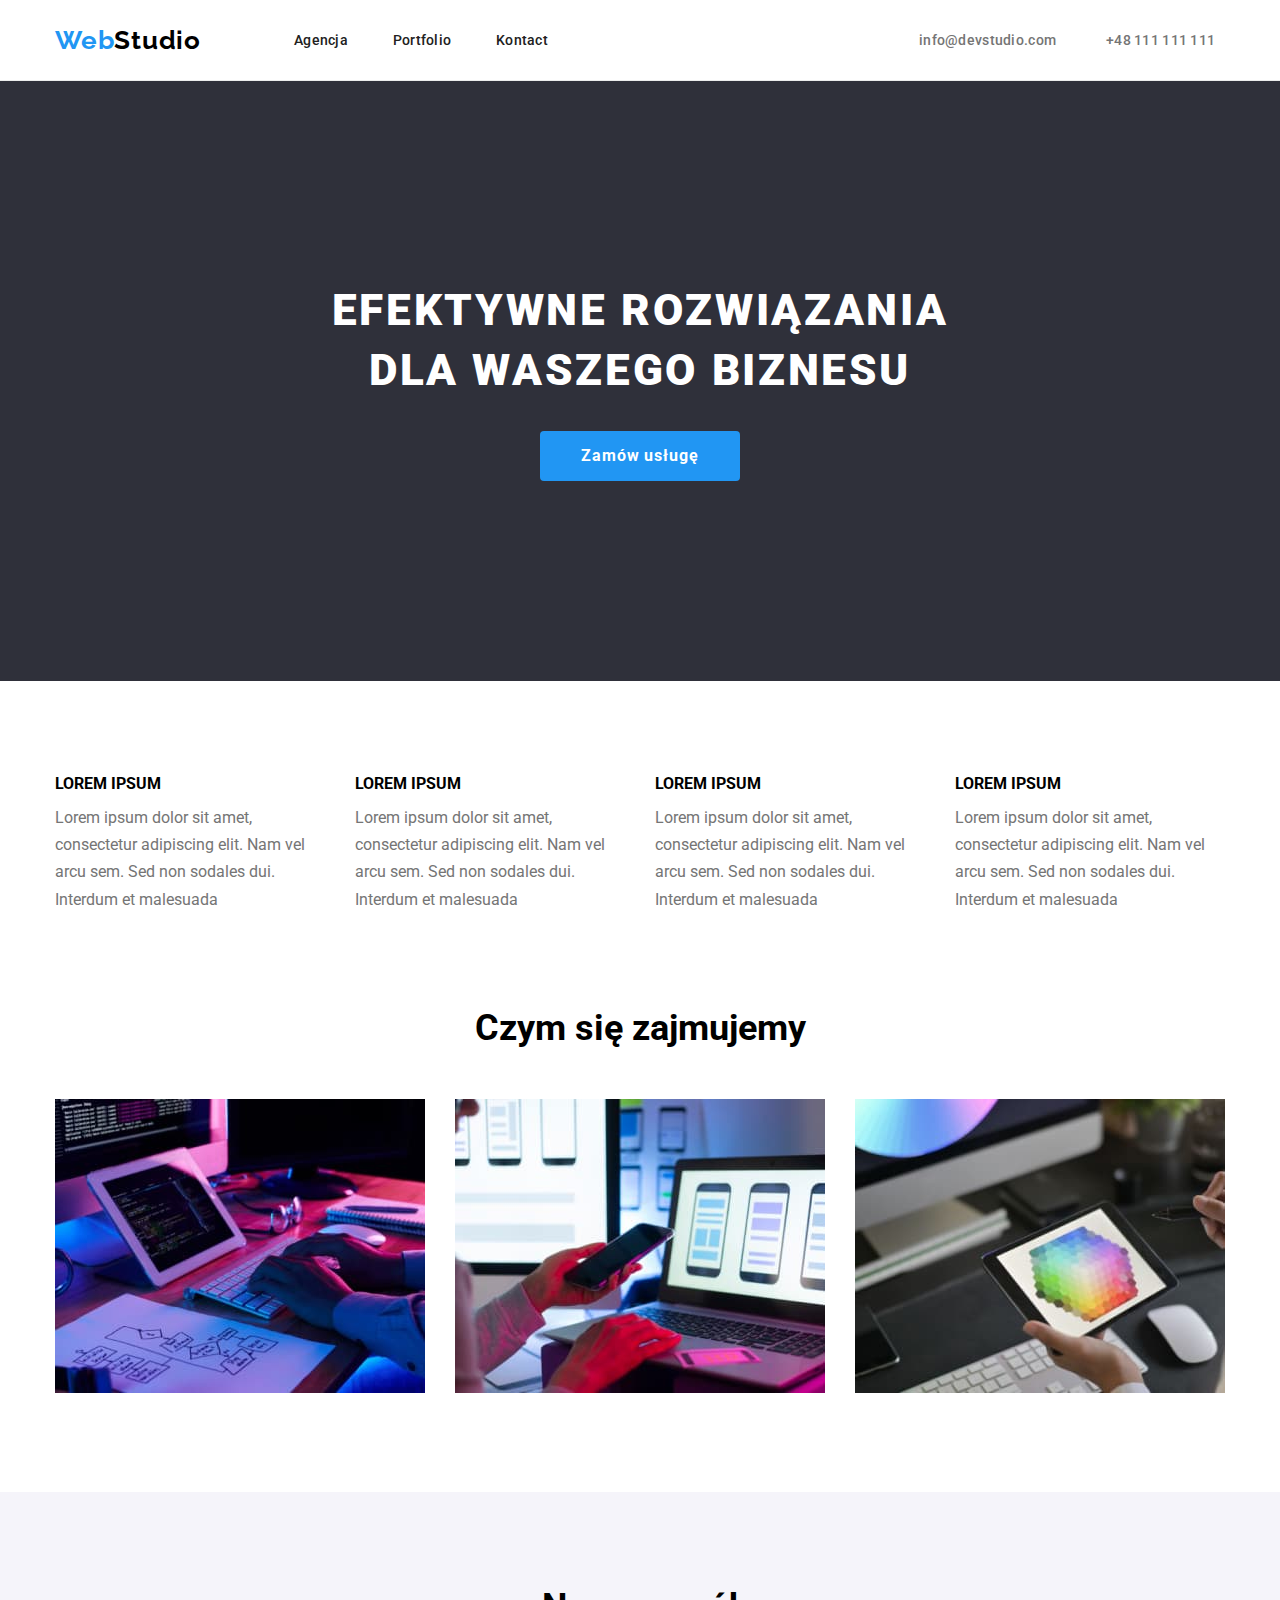
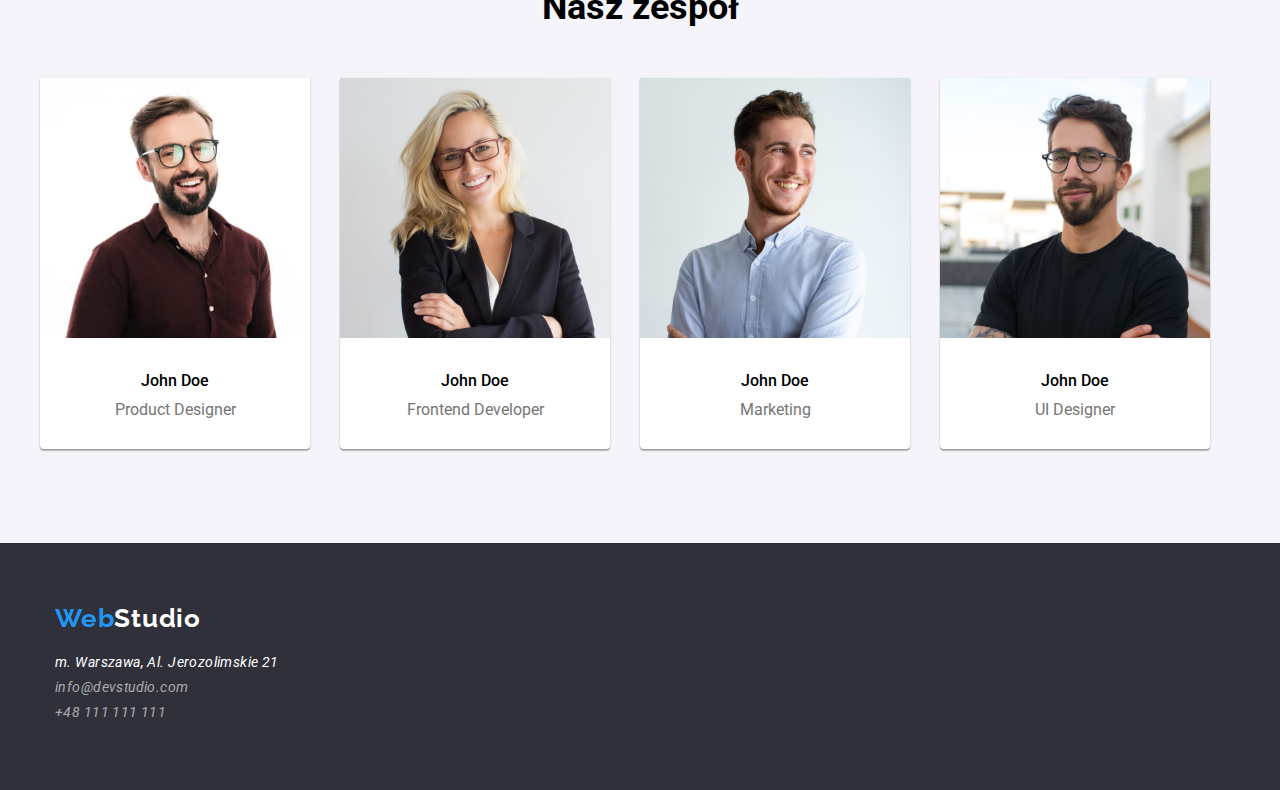
<file: index.html>
<!DOCTYPE html>
<html lang="pl">
  <head>
    <link
      rel="stylesheet"
      href="https://cdnjs.cloudflare.com/ajax/libs/modern-normalize/1.0.0/modern-normalize.min.css"
    />
    <link href="./css/styles.css" rel="stylesheet" />
    <link rel="preconnect" href="https://fonts.googleapis.com" />
    <link rel="preconnect" href="https://fonts.gstatic.com" crossorigin />
    <link
      href="https://fonts.googleapis.com/css2?family=Raleway:wght@700&family=Roboto:wght@400;500;700;900&display=swap"
      rel="stylesheet"
    />

    <title>Webstudio</title>
  </head>
  <body>
    <header class="header">
      <div class="container">
        <a class="logo-link" href="./index.html"
          ><span class="title">Web</span>Studio</a
        >
        <nav class="navigation">
          <ul class="list1">
            <li><a class="list1-link" href="#">Agencja</a></li>
            <li><a class="list1-link" href="./portfolio.html">Portfolio</a></li>
            <li><a class="list1-link" href="#">Kontact</a></li>
          </ul>
        </nav>
        <ul class="adres-list">
          <li>
            <a class="mail" href="mailto:info@devstudio.com"
              >info@devstudio.com</a
            >
          </li>
          <li><a class="phone" href="tel:+48111111111">+48 111 111 111</a></li>
        </ul>
      </div>
    </header>
    <main>
      <section class="section">
        <div class="section1">
          <h1 class="headline1">
            EFEKTYWNE ROZWIĄZANIA<br />
            DLA WASZEGO BIZNESU
          </h1>
          <button class="button1" type="button">Zamów usługę</button>
        </div>
      </section>
      <section class="container section">
        <ul class="list2">
          <li>
            <h4 class="headline4">LOREM IPSUM</h4>
            <p>
              Lorem ipsum dolor sit amet, consectetur adipiscing elit. Nam vel
              arcu sem. Sed non sodales dui. Interdum et malesuada
            </p>
          </li>
          <li>
            <h4 class="headline4">LOREM IPSUM</h4>
            <p>
              Lorem ipsum dolor sit amet, consectetur adipiscing elit. Nam vel
              arcu sem. Sed non sodales dui. Interdum et malesuada
            </p>
          </li>
          <li>
            <h4 class="headline4">LOREM IPSUM</h4>
            <p>
              Lorem ipsum dolor sit amet, consectetur adipiscing elit. Nam vel
              arcu sem. Sed non sodales dui. Interdum et malesuada
            </p>
          </li>
          <li>
            <h4 class="headline4">LOREM IPSUM</h4>
            <p>
              Lorem ipsum dolor sit amet, consectetur adipiscing elit. Nam vel
              arcu sem. Sed non sodales dui. Interdum et malesuada
            </p>
          </li>
        </ul>
      </section>
      <section class="container section">
        <h2 class="headline2">Czym się zajmujemy</h2>
        <ul class="list3">
          <li>
            <img
              src="images/box.jpg"
              width="370"
              height="294"
              alt="Typeing code on tablet"
            />
          </li>
          <li>
            <img
              src="images/box1.jpg"
              width="370"
              height="294"
              alt="Comparing screen on laptop and smartphone"
            />
          </li>
          <li>
            <img
              src="images/box2.jpg"
              width="370"
              height="294"
              alt="Chooesing color on tablet"
            />
          </li>
        </ul>
      </section>
      <section>
        <div class="section4">
          <h2 class="headline3">Nasz zespół</h2>
          <ul class="container list4">
            <li>
              <figure class="figure">
                <img
                  class="figure-img"
                  src="images/img1.jpg"
                  width="270"
                  height="260"
                  alt="John Doe"
                />
                <figcaption>
                  <span class="figcaption">John Doe</span>
                  <p class="figcaption-p">Product Designer</p>
                </figcaption>
              </figure>
            </li>
            <li>
              <figure class="figure">
                <img
                  class="figure-img"
                  src="images/img2.jpg"
                  width="270"
                  height="260"
                  alt="John Doe"
                />
                <figcaption>
                  <span class="figcaption">John Doe</span>
                  <p class="figcaption-p">Frontend Developer</p>
                </figcaption>
              </figure>
            </li>
            <li>
              <figure class="figure">
                <img
                  class="figure-img"
                  src="images/img3.jpg"
                  width="270"
                  height="260"
                  alt="John Doe"
                />
                <figcaption>
                  <span class="figcaption">John Doe</span>
                  <p class="figcaption-p">Marketing</p>
                </figcaption>
              </figure>
            </li>
            <li>
              <figure class="figure">
                <img
                  class="figure-img"
                  src="images/img4.jpg"
                  width="270"
                  height="260"
                  alt="John Doe"
                />
                <figcaption>
                  <span class="figcaption">John Doe</span>
                  <p class="figcaption-p">UI Designer</p>
                </figcaption>
              </figure>
            </li>
          </ul>
        </div>
      </section>
    </main>
    <footer class="footer1">
      <div class="container">
      <a class="logo-link1" href="./index.html"
        >Web<span class="title1">Studio</span></a
      >
      <address class="footer-adress">
        <ul class="footer-adres-list">
          <li>m. Warszawa, Al. Jerozolimskie 21</li>

          <li>
            <a class="mail1" href="mailto:info@devstudio.com"
              >info@devstudio.com</a
            >
          </li>

          <li>
            <a class="phone1" href="tel:+48111111111">+48 111 111 111</a>
          </li>
        </ul>
      </address>
      </div>
    </footer>
  </body>
</html>
</file>
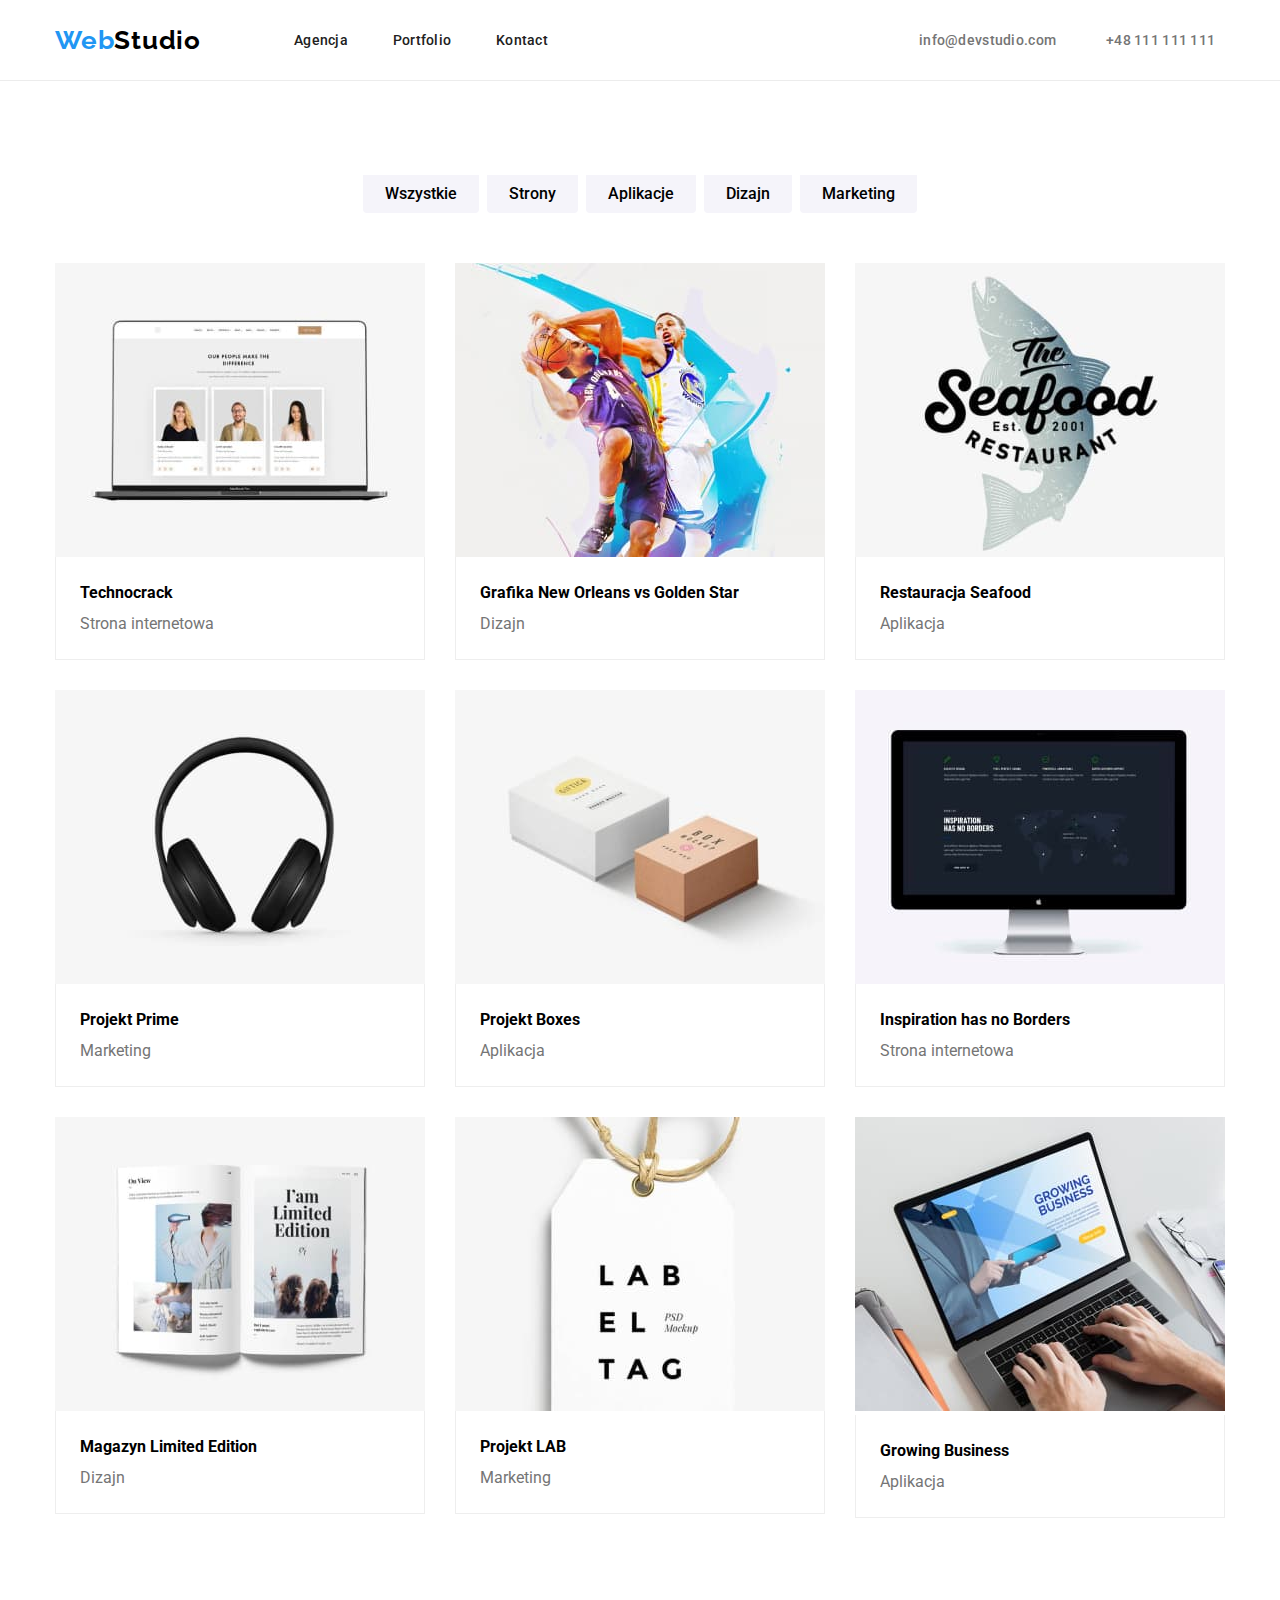
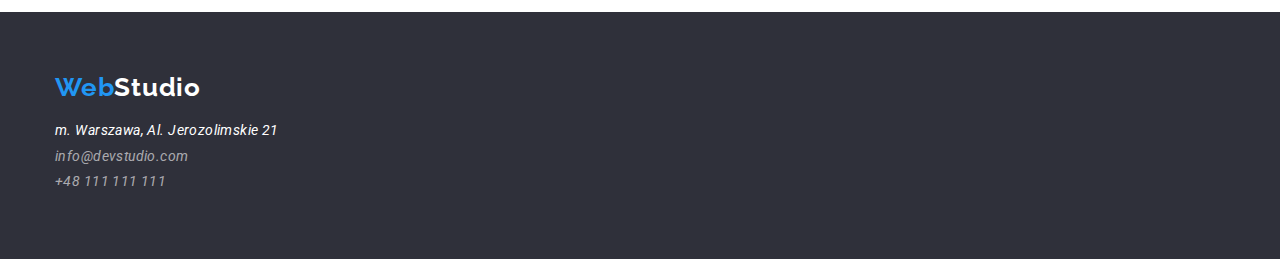
<file: portfolio.html>
<!DOCTYPE html>
<html lang="pl">
  <head>
    <link
      rel="stylesheet"
      href="https://cdnjs.cloudflare.com/ajax/libs/modern-normalize/1.0.0/modern-normalize.min.css"
    />
    <link href="./css/styles.css" rel="stylesheet" />
    <link rel="preconnect" href="https://fonts.googleapis.com" />
    <link rel="preconnect" href="https://fonts.gstatic.com" crossorigin />
    <link
      href="https://fonts.googleapis.com/css2?family=Raleway:wght@700&family=Roboto:wght@400;500;700;900&display=swap"
      rel="stylesheet"
    />
    <title>Portfolio</title>
  </head>
  <body>
    <header class="header">
      <div class="container">
              <a class="logo-link" href="./index.html"
          ><span class="title">Web</span>Studio</a
        >
        <nav class="navigation">
          <ul class="list1">
            <li><a class="list1-link" href="#">Agencja</a></li>
            <li><a class="list1-link" href="./portfolio.html">Portfolio</a></li>
            <li><a class="list1-link" href="#">Kontact</a></li>
          </ul>
        </nav>
        <ul class="adres-list">
          <li>
            <a class="mail" href="mailto:info@devstudio.com"
              >info@devstudio.com</a
            >
          </li>
          <li><a class="phone" href="tel:+48111111111">+48 111 111 111</a></li>
        </ul>
      </div>
      </div>
    </header>
    <main>
      <section class="container">
        <div class="section1-1">
          <ul class="section-buttons">
            <li><button class="button1-1" type="button">Wszystkie</button></li>
            <li><button class="button1-1" type="button">Strony</button></li>
            <li><button class="button1-1" type="button">Aplikacje</button></li>
            <li><button class="button1-1" type="button">Dizajn</button></li>
            <li><button class="button1-1" type="button">Marketing</button></li>
          </ul>
        </div>
      </section>
      <section class="container section">
        <div class="portfolio-section">
          <ul class="list1-2">
            <li>
              <figure class="list1-2-figure">
                <img
                  class="img"
                  src="images/img5.jpg"
                  width="370"
                  height="294"
                  alt="Laptop with open internet page"
                />
                <figcaption class="list1-2-figcaption">
                  <span class="figcaption2">Technocrack</span>
                  <p class="figcaption2-text">Strona internetowa</p>
                </figcaption>
              </figure>
            </li>
            <li>
              <figure class="list1-2-figure">
                <img
                  class="img"
                  src="images/img6.jpg"
                  width="370"
                  height="294"
                  alt="Two players of basktetball during game"
                />
                <figcaption class="list1-2-figcaption">
                  <span class="figcaption2"
                    >Grafika New Orleans vs Golden Star</span
                  >
                  <p class="figcaption2-text">Dizajn</p>
                </figcaption>
              </figure>
            </li>
            <li>
              <figure class="list1-2-figure">
                <img
                  class="img"
                  src="images/img7.jpg"
                  width="370"
                  height="294"
                  alt="Seafood restaurant logo"
                />
                <figcaption class="list1-2-figcaption">
                  <span class="figcaption2">Restauracja Seafood</span>
                  <p class="figcaption2-text">Aplikacja</p>
                </figcaption>
              </figure>
            </li>
            <li>
              <figure class="list1-2-figure">
                <img
                  class="img"
                  src="images/img8.jpg"
                  width="370"
                  height="294"
                  alt="Headphones"
                />
                <figcaption class="list1-2-figcaption">
                  <span class="figcaption2">Projekt Prime</span>
                  <p class="figcaption2-text">Marketing</p>
                </figcaption>
              </figure>
            </li>
            <li>
              <figure class="list1-2-figure">
                <img
                  class="img"
                  src="images/img9.jpg"
                  width="370"
                  height="294"
                  alt="two boxes"
                />
                <figcaption class="list1-2-figcaption">
                  <span class="figcaption2">Projekt Boxes</span>
                  <p class="figcaption2-text">Aplikacja</p>
                </figcaption>
              </figure>
            </li>
            <li>
              <figure class="list1-2-figure">
                <img
                  class="img"
                  src="images/img10.jpg"
                  width="370"
                  height="294"
                  alt="monitor screen"
                />
                <figcaption class="list1-2-figcaption">
                  <span class="figcaption2">Inspiration has no Borders</span>
                  <p class="figcaption2-text">Strona internetowa</p>
                </figcaption>
              </figure>
            </li>
            <li>
              <figure class="list1-2-figure">
                <img
                  class="img"
                  src="images/img11.jpg"
                  width="370"
                  height="294"
                  alt="open book"
                />
                <figcaption class="list1-2-figcaption">
                  <span class="figcaption2">Magazyn Limited Edition</span>
                  <p class="figcaption2-text">Dizajn</p>
                </figcaption>
              </figure>
            </li>
            <li>
              <figure class="list1-2-figure">
                <img
                  class="img"
                  src="images/img12.jpg"
                  width="370"
                  height="294"
                  alt="tag"
                />
                <figcaption class="list1-2-figcaption">
                  <span class="figcaption2">Projekt LAB</span>
                  <p class="figcaption2-text">Marketing</p>
                </figcaption>
              </figure>
            </li>
            <li>
              <figure class="list1-2-figure">
                <img
                  src="images/img13.jpg"
                  width="370"
                  height="294"
                  alt="Somebody working on laptop"
                />
                <figcaption class="list1-2-figcaption">
                  <span class="figcaption2">Growing Business</span>
                  <p class="figcaption2-text">Aplikacja</p>
                </figcaption>
              </figure>
            </li>
          </ul>
        </div>
      </section>
    </main>
    <footer class="footer1">
      <div class="container">
      <a class="logo-link1" href="./index.html"
        >Web<span class="title1">Studio</span></a
      >
      <address class="footer-adress">
        <ul class="footer-adres-list">
          <li>m. Warszawa, Al. Jerozolimskie 21</li>

          <li>
            <a class="mail1" href="mailto:info@devstudio.com"
              >info@devstudio.com</a
            >
          </li>

          <li>
            <a class="phone1" href="tel:+48111111111">+48 111 111 111</a>
          </li>
        </ul>
      </address>
      </div>
    </footer>
  </body>
</html>
</file>
<file: css/styles.css>
:root {
  --white: #fff;
  --brand-color: #2196f3;
  --black: #000;
  --shadow: #2f303a;
  --shadow2: #212121;
}
body {
  color: #757575;
  background: var(--white);
  font-family: "Roboto", "raleway", sans-serif;
  font-weight: 400;
  margin: 0;
}
.container {
  max-width: 1200px;
  width: 100%;
  margin: 0 auto;
  padding: 0 15px;
}
.header>.container {
  height: 80px;
  display: flex;
  align-items: center;
}
.header{
  background: var(--white);
  border-bottom: 1px solid #ececec;
}
.title {
  color: var(--brand-color);
}
.headline4 {
  font-weight: 700;
  line-height: 1.17;
  color: var(--black);
  margin-bottom: 10px;
}
.logo-link {
  font-family: "Raleway";

  font-weight: 700;
  font-size: 26px;
  line-height: 1.17;
  letter-spacing: 0.03em;
  color: var(--black);
  text-decoration: none;
  
}
.section1 {
  height: 600px;
  display: flex;
  flex-direction: column;
  align-items: center;
  justify-content: center;
  background: var(--shadow);
}
.section {
  padding-bottom: 94px;
}
.headline1 {
  font-weight: 900;
  font-size: 44px;
  line-height: 1.36;

  text-align: center;
  letter-spacing: 0.06em;
  text-transform: uppercase;

  color: var(--white);
  margin: 0;
}

.list1 {
  font-weight: 500;
  font-size: 14px;
  line-height: 1.17;
  letter-spacing: 0.02em;
  list-style: none;
  color: var(--shadow2);
  text-decoration: none;
  display: flex;
  justify-content: space-between;
  padding-left: 0;
  width: 254px;
}
.navigation {
  display: flex;
  margin-left: 93px;
}
.list1-link {
  text-decoration: none;
  color: var(--shadow2);
}

.list1 :hover {
  color: var(--brand-color);
  text-decoration: none;
}
.list1 :focus {
  color: var(--brand-color);
  text-decoration: none;
}
.button1 {
  background: var(--brand-color);

  cursor: pointer;

  font-weight: 700;
  font-size: 16px;
  line-height: 1.87;

  text-align: center;
  letter-spacing: 0.06em;

  color: var(--white);
  border-radius: 4px;
  border-style: none;
  height: 50px;
  width: 200px;
  margin-top: 30px;
}
.adres-list {
  display: flex;
  justify-content: space-between;
  line-height: 1.17;
  padding-left: 0%;
  margin-left: 371px;
}
.footer-adres-list {
  list-style: none;
  line-height: 1.17;
  display: flex;
  flex-direction: column;
  justify-content: space-around;
  padding-left: 0%;
}
.mail {
  font-weight: 500;
  font-size: 14px;
  letter-spacing: 0.02em;
  text-decoration: none;
  color: #757575;
}
.mail:hover {
  color: var(--brand-color);
  text-decoration: none;
}
.mail:focus {
  color: var(--brand-color);
  text-decoration: none;
}
.mail1:hover {
  color: var(--brand-color);
  text-decoration: none;
}
.mail1:focus {
  color: var(--brand-color);
  text-decoration: none;
}
.phone {
  font-weight: 500;
  font-size: 14px;
  letter-spacing: 0.02em;

  color: #757575;
  text-decoration: none;
}
.phone:hover {
  color: var(--brand-color);
  text-decoration: none;
}
.phone:focus {
  color: var(--brand-color);
  text-decoration: none;
}
.phone1:hover {
  color: var(--brand-color);
  text-decoration: none;
}
.phone1:focus {
  color: var(--brand-color);
  text-decoration: none;
}

.headline2 {
  color: var(--black);
  text-align: center;
  font-weight: 700;
  font-size: 36px;
  line-height: 1.17;
  margin-top: 0px;
}
.list2 {
  list-style: none;
  text-align: left;
  line-height: 1.71;
  display: flex;

  padding-left: 0%;
  margin-top: 0px;
  margin-bottom: 0px;
}
.list2 li {
  text-decoration: none;
}
.list2 li:nth-child(1n + 2) {
  margin-left: 30px;
}
.headline3 {
  color: var(--black);
  text-align: center;
  font-weight: 700;
  font-size: 36px;
  line-height: 1.17;
  margin-bottom: 50px;
  margin-top: 94px;
}
.list3 {
  list-style: none;
  display: flex;
  justify-content: space-between;
  padding-left: 0%;
  margin-top: 50px;
}
.list3 li {
  text-decoration: none;
}
.list4 {
  text-align: center;
  list-style: none;
  display: flex;

  padding-left: 0%;
}
.list4 li {
  text-decoration: none;
  background-color: var(--white);
  box-shadow: 0px 1px 3px rgba(0, 0, 0, 0.12), 0px 1px 1px rgba(0, 0, 0, 0.14),
    0px 2px 1px rgba(0, 0, 0, 0.2);
  border-radius: 0px 0px 4px 4px;
}
.list4 li:nth-child(1n + 2) {
  margin-left: 30px;
}
.figure {
  margin: 0;
  margin-bottom: 30px;
}
.figcaption {
  font-weight: 500;
  text-align: center;
  color: var(--black);
  line-height: 1.17;
}
.figure-img {
  margin-bottom: 30px;
}
.figcaption-p {
  margin-top: 10px;
}
.section4 {
  background: #f5f4fa;
  display: flex;
  flex-direction: column;
  justify-content: space-around;
  padding-bottom: 94px;
}
.footer1 {
  background: var(--shadow);
  display: flex;
  flex-direction: column;
  justify-content: center;
  padding-top: 60px;
  padding-bottom: 60px;
}
.footer-adress {
  margin-top: 20px;
  font-size: 14px;
  line-height: 1.71;

  letter-spacing: 0.03em;

  color: var(--white);
  display: flex;
  flex-direction: column;
  }
.mail1 {
  text-decoration: none;
  color: rgba(255, 255, 255, 0.6);
}
.phone1 {
  text-decoration: none;
  color: rgba(255, 255, 255, 0.6);
}
.logo-link1 {
  font-family: "Raleway";

  font-weight: 700;
  font-size: 26px;
  line-height: 1.17;
  letter-spacing: 0.03em;
  color: var(--brand-color);
  text-decoration: none;
  
}
.title1 {
  color: var(--white);
}

.section-buttons {
  list-style: none;

  text-align: center;
  display: flex;
  justify-content: center;
  padding-left: 0%;
  padding-top: 94px;
  padding-bottom: 50px;
}
.button1-1 {
  font-weight: 500;
  font-family: "Roboto";
  border-style: none;
  background: #f5f4fa;
  cursor: pointer;
  line-height: 1.62;
  border-radius: 0px 0px 4px 4px;
  padding: 6px 22px 6px 22px;
}
.section-buttons li:nth-child(1n + 2) {
  margin-left: 8px;
}
.button1-1:hover {
  color: var(--white);
  background-color: var(--brand-color);
  box-shadow: 0px 1px 3px rgba(0, 0, 0, 0.12), 0px 1px 1px rgba(0, 0, 0, 0.14),
    0px 2px 1px rgba(0, 0, 0, 0.2);
  border-radius: 0px 0px 4px 4px;
}

.button1-1:focus {
  color: var(--white);
  background-color: var(--brand-color);
  box-shadow: 0px 1px 3px rgba(0, 0, 0, 0.12), 0px 1px 1px rgba(0, 0, 0, 0.14),
    0px 2px 1px rgba(0, 0, 0, 0.2);
  border-radius: 0px 0px 4px 4px;
}

.figcaption1 {
  font-family: "Roboto";
  font-weight: 700;
  color: var(--black);
}
.figcaption2 {
  font-family: "Roboto";
  font-weight: 700;
  color: var(--black);
  line-height: 2;
  margin-left: 24px;
}
.figcaption2-text {
  line-height: 1.87;
  margin-left: 24px;
  margin-bottom: 20px;
}
.adres-list {
  list-style: none;
}
.portfolio-section {
  display: flex;
}
.list1-2 {
  list-style: none;
  display: flex;
  flex-wrap: wrap;
  justify-content: space-between;
  padding-left: 0px;
}
.list1-2 li:nth-child(-n + 6) {
  margin-bottom: 30px;
}
.list1-2-figure {
  background: #ffffff;
  margin-inline-start: 0px;
  margin-inline-end: 0px;
  margin-top: 0px;
  margin-bottom: 0px;
}

.list1-2-figcaption {
  background: #ffffff;
  border-bottom: 1px solid #eeeeee;
  border-left: 1px solid #eeeeee;
  border-right: 1px solid #eeeeee;
  padding-top: 20px;
}
.logo-link:hover {
  color: var(--brand-color);
}
.logo-link:focus {
  color: var(--brand-color);
}
.logo-link1:hover {
  color: var(--white);
}
.logo-link1:focus {
  color: var(--white);
}
.img {
  display: block;
}
.adres-list li:first-child {
  margin-right: 50px;
}
.footer-adres-list li {
  margin-bottom: 9px;
}
ul {
  margin: 0;
  padding: 0;
}
h1 {
  margin: 0;
  padding: 0;
}
h2 {
  margin: 0;
  padding: 0;
}
h3 {
  margin: 0;
  padding: 0;
}
h4 {
  margin: 0;
  padding: 0;
}
p {
  margin: 0;
  padding: 0;
}
</file>
